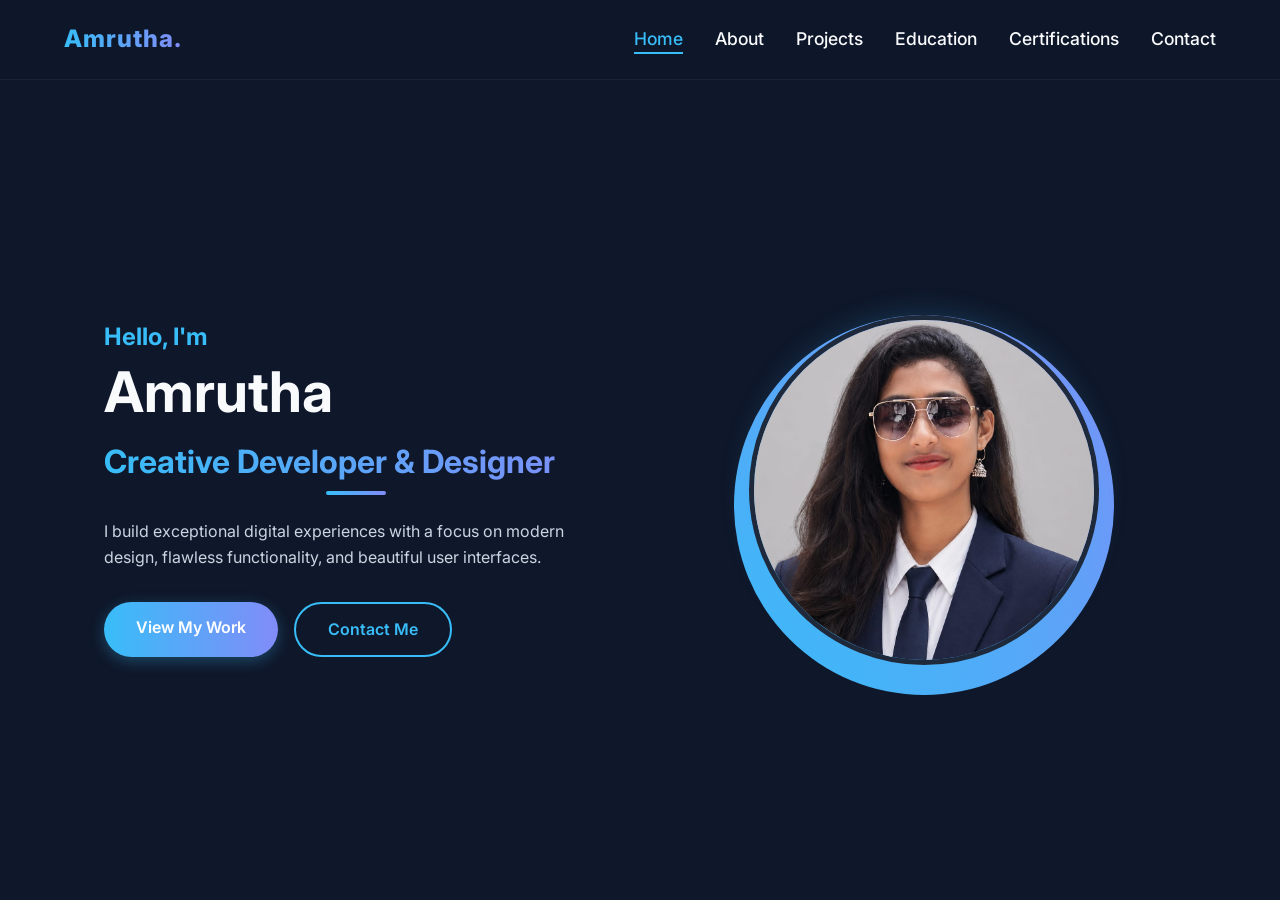
<file: index.html>
<!DOCTYPE html>
<html lang="en">
<head>
  <meta charset="UTF-8">
  <meta name="viewport" content="width=device-width, initial-scale=1.0">
  <title>Amrutha - Professional Portfolio</title>
  <meta name="description" content="Professional portfolio of Amrutha, showcasing projects, skills, and experience.">
  <link href="https://fonts.googleapis.com/css2?family=Inter:wght@300;400;500;600;700;800&display=swap" rel="stylesheet">
  <link rel="stylesheet" href="css/style.css">
</head>
<body>

  <!-- Navigation -->
  <header>
    <div class="logo text-gradient">Amrutha.</div>
    <nav>
      <ul class="nav-links">
        <li><a href="index.html">Home</a></li>
        <li><a href="about.html">About</a></li>
        <li><a href="projects.html">Projects</a></li>
        <li><a href="education.html">Education</a></li>
        <li><a href="certifications.html">Certifications</a></li>
        <li><a href="contact.html">Contact</a></li>
      </ul>
    </nav>
    <button class="hamburger">☰</button>
  </header>

  <!-- Main Content -->
  <main>
    <section class="container hero">
      <div class="hero-content animate-on-scroll">
        <h3>Hello, I'm</h3>
        <h1>Amrutha</h1>
        <h2 class="text-gradient" style="text-align: left; font-size: 2rem; margin-bottom: 1.5rem;">Creative Developer & Designer</h2>
        <p>I build exceptional digital experiences with a focus on modern design, flawless functionality, and beautiful user interfaces.</p>
        <div class="hero-buttons">
          <a href="projects.html" class="btn btn-primary">View My Work</a>
          <a href="contact.html" class="btn btn-outline">Contact Me</a>
        </div>
      </div>
      <div class="hero-image animate-on-scroll">
        <!-- Using the provided photo.jpeg -->
        <img src="photo.jpeg" alt="Amrutha's Photo">
      </div>
    </section>
  </main>

  <script src="js/main.js"></script>
</body>
</html>
</file>
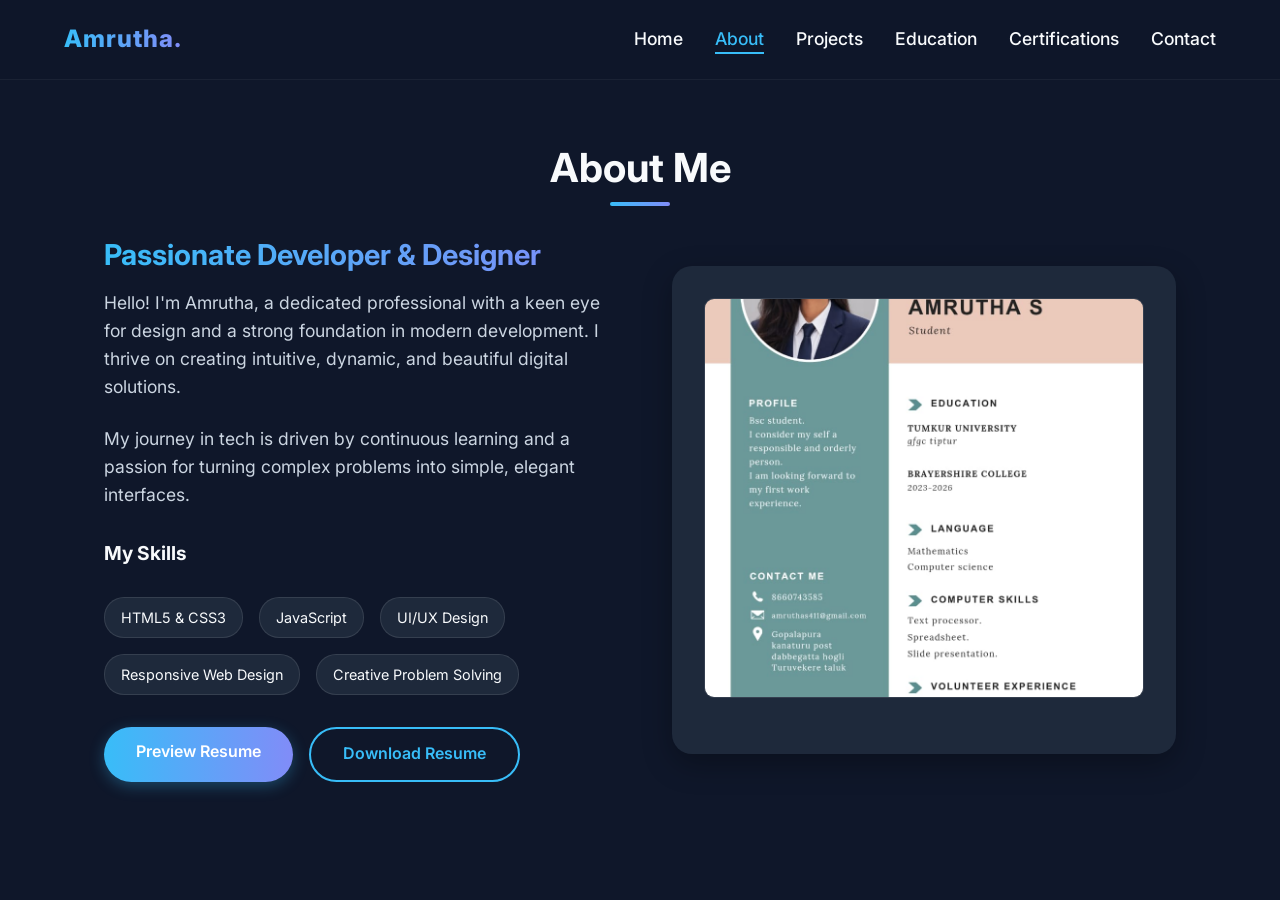
<file: about.html>
<!DOCTYPE html>
<html lang="en">
<head>
  <meta charset="UTF-8">
  <meta name="viewport" content="width=device-width, initial-scale=1.0">
  <title>About - Amrutha</title>
  <meta name="description" content="About Amrutha - Skills and Resume">
  <link href="https://fonts.googleapis.com/css2?family=Inter:wght@300;400;500;600;700;800&display=swap" rel="stylesheet">
  <link rel="stylesheet" href="css/style.css">
</head>
<body>

  <!-- Navigation -->
  <header>
    <div class="logo text-gradient">Amrutha.</div>
    <nav>
      <ul class="nav-links">
        <li><a href="index.html">Home</a></li>
        <li><a href="about.html">About</a></li>
        <li><a href="projects.html">Projects</a></li>
        <li><a href="education.html">Education</a></li>
        <li><a href="certifications.html">Certifications</a></li>
        <li><a href="contact.html">Contact</a></li>
      </ul>
    </nav>
    <button class="hamburger">☰</button>
  </header>

  <!-- Main Content -->
  <main>
    <section class="container animate-on-scroll">
      <h2>About Me</h2>
      <div class="about-grid">
        <div class="about-text">
          <h3 class="text-gradient" style="font-size: 1.8rem; margin-bottom: 1rem;">Passionate Developer & Designer</h3>
          <p>Hello! I'm Amrutha, a dedicated professional with a keen eye for design and a strong foundation in modern development. I thrive on creating intuitive, dynamic, and beautiful digital solutions.</p>
          <p>My journey in tech is driven by continuous learning and a passion for turning complex problems into simple, elegant interfaces.</p>
          
          <h4 style="margin-top: 2rem; font-size: 1.2rem;">My Skills</h4>
          <div class="skills">
            <span class="skill-tag">HTML5 & CSS3</span>
            <span class="skill-tag">JavaScript</span>
            <span class="skill-tag">UI/UX Design</span>
            <span class="skill-tag">Responsive Web Design</span>
            <span class="skill-tag">Creative Problem Solving</span>
          </div>
          
          <div style="margin-top: 2rem; display: flex; gap: 1rem;">
            <a href="#" id="view-resume-btn" class="btn btn-primary">Preview Resume</a>
            <a href="resume.jpeg" download="Amrutha_Resume" class="btn btn-outline">Download Resume</a>
          </div>
        </div>
        
        <div class="resume-preview">
          <img src="resume.jpeg" alt="Resume Preview">
        </div>
      </div>
    </section>
  </main>

  <!-- Resume Modal -->
  <div id="resume-modal" class="modal">
    <span class="close-modal">&times;</span>
    <img src="resume.jpeg" class="modal-content" alt="Resume Full View">
  </div>

  <script src="js/main.js"></script>
</body>
</html>
</file>
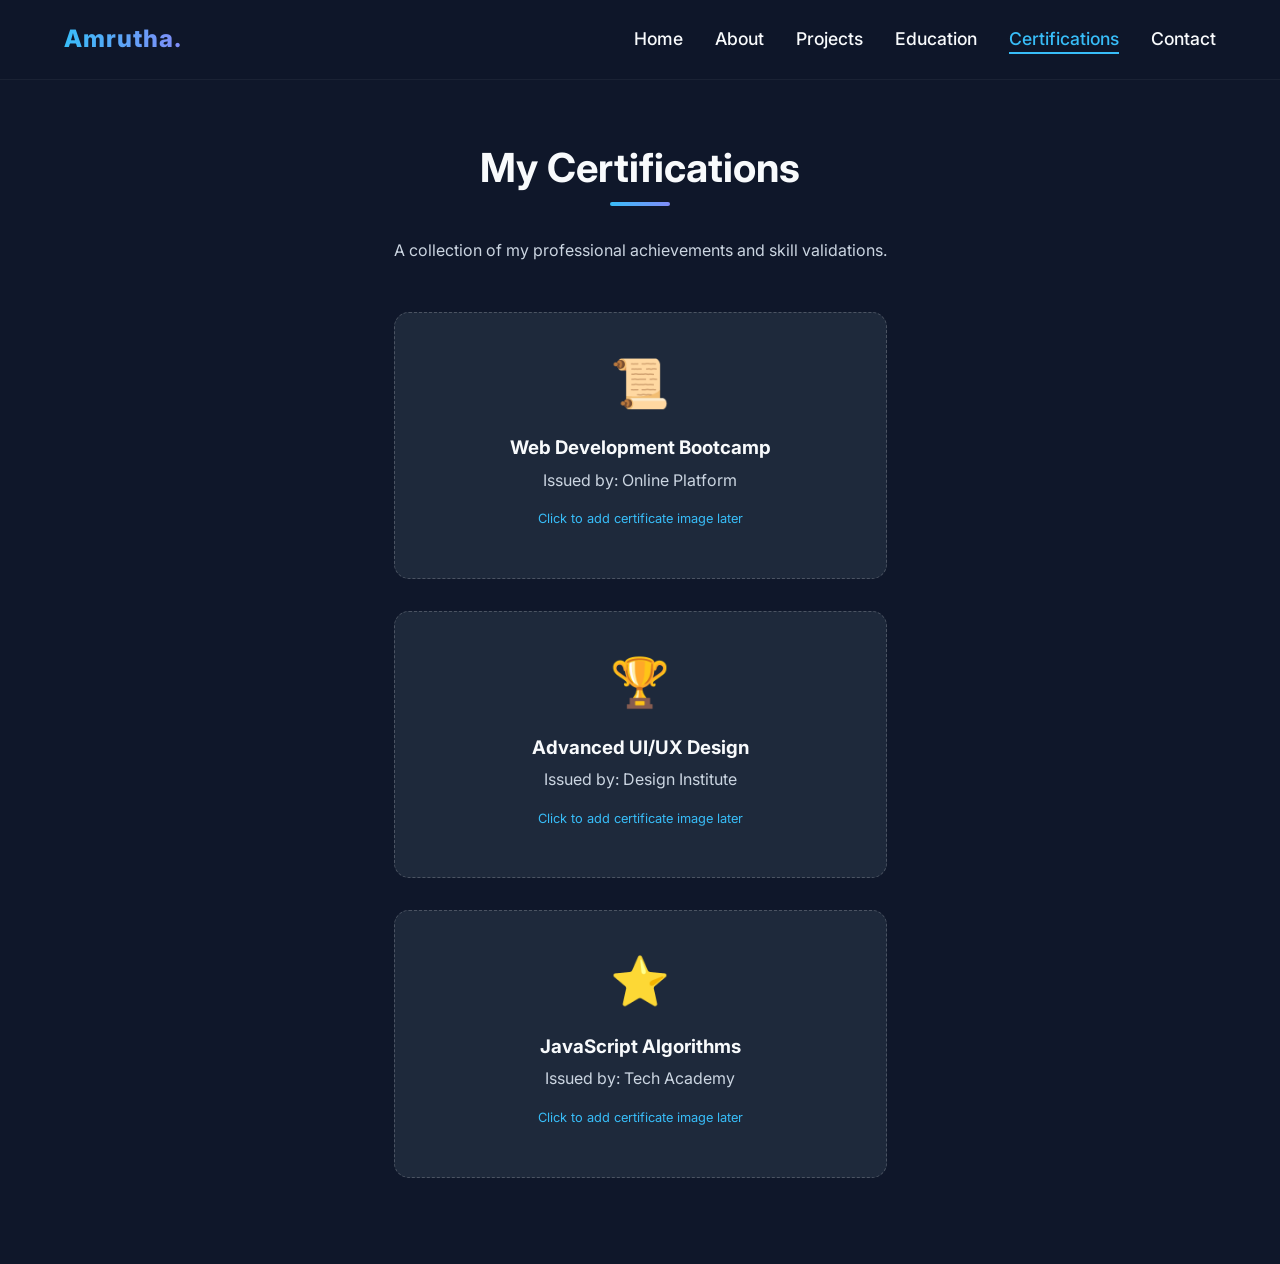
<file: certifications.html>
<!DOCTYPE html>
<html lang="en">
<head>
  <meta charset="UTF-8">
  <meta name="viewport" content="width=device-width, initial-scale=1.0">
  <title>Certifications - Amrutha</title>
  <meta name="description" content="Certifications and Achievements">
  <link href="https://fonts.googleapis.com/css2?family=Inter:wght@300;400;500;600;700;800&display=swap" rel="stylesheet">
  <link rel="stylesheet" href="css/style.css">
</head>
<body>

  <!-- Navigation -->
  <header>
    <div class="logo text-gradient">Amrutha.</div>
    <nav>
      <ul class="nav-links">
        <li><a href="index.html">Home</a></li>
        <li><a href="about.html">About</a></li>
        <li><a href="projects.html">Projects</a></li>
        <li><a href="education.html">Education</a></li>
        <li><a href="certifications.html">Certifications</a></li>
        <li><a href="contact.html">Contact</a></li>
      </ul>
    </nav>
    <button class="hamburger">☰</button>
  </header>

  <!-- Main Content -->
  <main>
    <section class="container animate-on-scroll">
      <h2>My Certifications</h2>
      <p style="text-align: center; margin-bottom: 3rem;">A collection of my professional achievements and skill validations.</p>
      
      <div class="certifications-grid">
        <!-- Placeholder Certificate 1 -->
        <div class="cert-card">
          <div class="cert-icon">📜</div>
          <h3 style="margin-bottom: 0.5rem;">Web Development Bootcamp</h3>
          <p>Issued by: Online Platform</p>
          <p style="font-size: 0.8rem; margin-top: 1rem; color: var(--accent-primary);">Click to add certificate image later</p>
        </div>
        
        <!-- Placeholder Certificate 2 -->
        <div class="cert-card">
          <div class="cert-icon">🏆</div>
          <h3 style="margin-bottom: 0.5rem;">Advanced UI/UX Design</h3>
          <p>Issued by: Design Institute</p>
          <p style="font-size: 0.8rem; margin-top: 1rem; color: var(--accent-primary);">Click to add certificate image later</p>
        </div>
        
        <!-- Placeholder Certificate 3 -->
        <div class="cert-card">
          <div class="cert-icon">⭐</div>
          <h3 style="margin-bottom: 0.5rem;">JavaScript Algorithms</h3>
          <p>Issued by: Tech Academy</p>
          <p style="font-size: 0.8rem; margin-top: 1rem; color: var(--accent-primary);">Click to add certificate image later</p>
        </div>
      </div>
    </section>
  </main>

  <script src="js/main.js"></script>
</body>
</html>
</file>
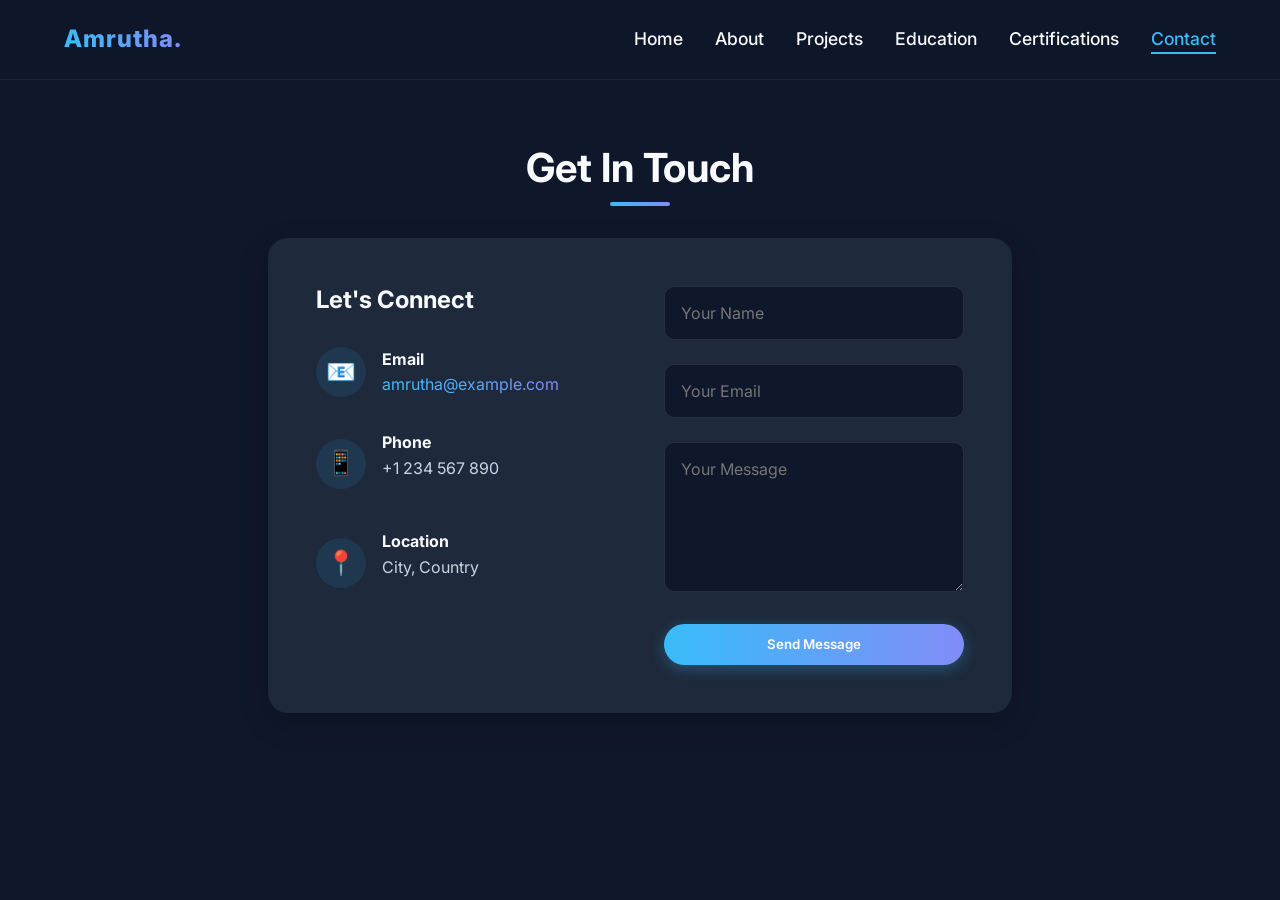
<file: contact.html>
<!DOCTYPE html>
<html lang="en">
<head>
  <meta charset="UTF-8">
  <meta name="viewport" content="width=device-width, initial-scale=1.0">
  <title>Contact - Amrutha</title>
  <meta name="description" content="Contact Amrutha">
  <link href="https://fonts.googleapis.com/css2?family=Inter:wght@300;400;500;600;700;800&display=swap" rel="stylesheet">
  <link rel="stylesheet" href="css/style.css">
</head>
<body>

  <!-- Navigation -->
  <header>
    <div class="logo text-gradient">Amrutha.</div>
    <nav>
      <ul class="nav-links">
        <li><a href="index.html">Home</a></li>
        <li><a href="about.html">About</a></li>
        <li><a href="projects.html">Projects</a></li>
        <li><a href="education.html">Education</a></li>
        <li><a href="certifications.html">Certifications</a></li>
        <li><a href="contact.html">Contact</a></li>
      </ul>
    </nav>
    <button class="hamburger">☰</button>
  </header>

  <!-- Main Content -->
  <main>
    <section class="container animate-on-scroll">
      <h2>Get In Touch</h2>
      
      <div class="contact-container">
        <div class="contact-info">
          <h3 style="margin-bottom: 2rem; font-size: 1.5rem;">Let's Connect</h3>
          
          <div class="contact-item">
            <div class="contact-icon">📧</div>
            <div>
              <p style="margin-bottom: 0; font-weight: bold; color: var(--text-primary);">Email</p>
              <!-- Mailto link functionality -->
              <a href="mailto:amrutha@example.com" class="text-gradient">amrutha@example.com</a>
            </div>
          </div>
          
          <div class="contact-item">
            <div class="contact-icon">📱</div>
            <div>
              <p style="margin-bottom: 0; font-weight: bold; color: var(--text-primary);">Phone</p>
              <p>+1 234 567 890</p>
            </div>
          </div>
          
          <div class="contact-item">
            <div class="contact-icon">📍</div>
            <div>
              <p style="margin-bottom: 0; font-weight: bold; color: var(--text-primary);">Location</p>
              <p>City, Country</p>
            </div>
          </div>
        </div>
        
        <form class="contact-form" onsubmit="event.preventDefault(); window.location.href='mailto:amrutha@example.com';">
          <div class="form-group">
            <input type="text" placeholder="Your Name" required>
          </div>
          <div class="form-group">
            <input type="email" placeholder="Your Email" required>
          </div>
          <div class="form-group">
            <textarea placeholder="Your Message" required></textarea>
          </div>
          <button type="submit" class="btn btn-primary">Send Message</button>
        </form>
      </div>
    </section>
  </main>

  <script src="js/main.js"></script>
</body>
</html>
</file>
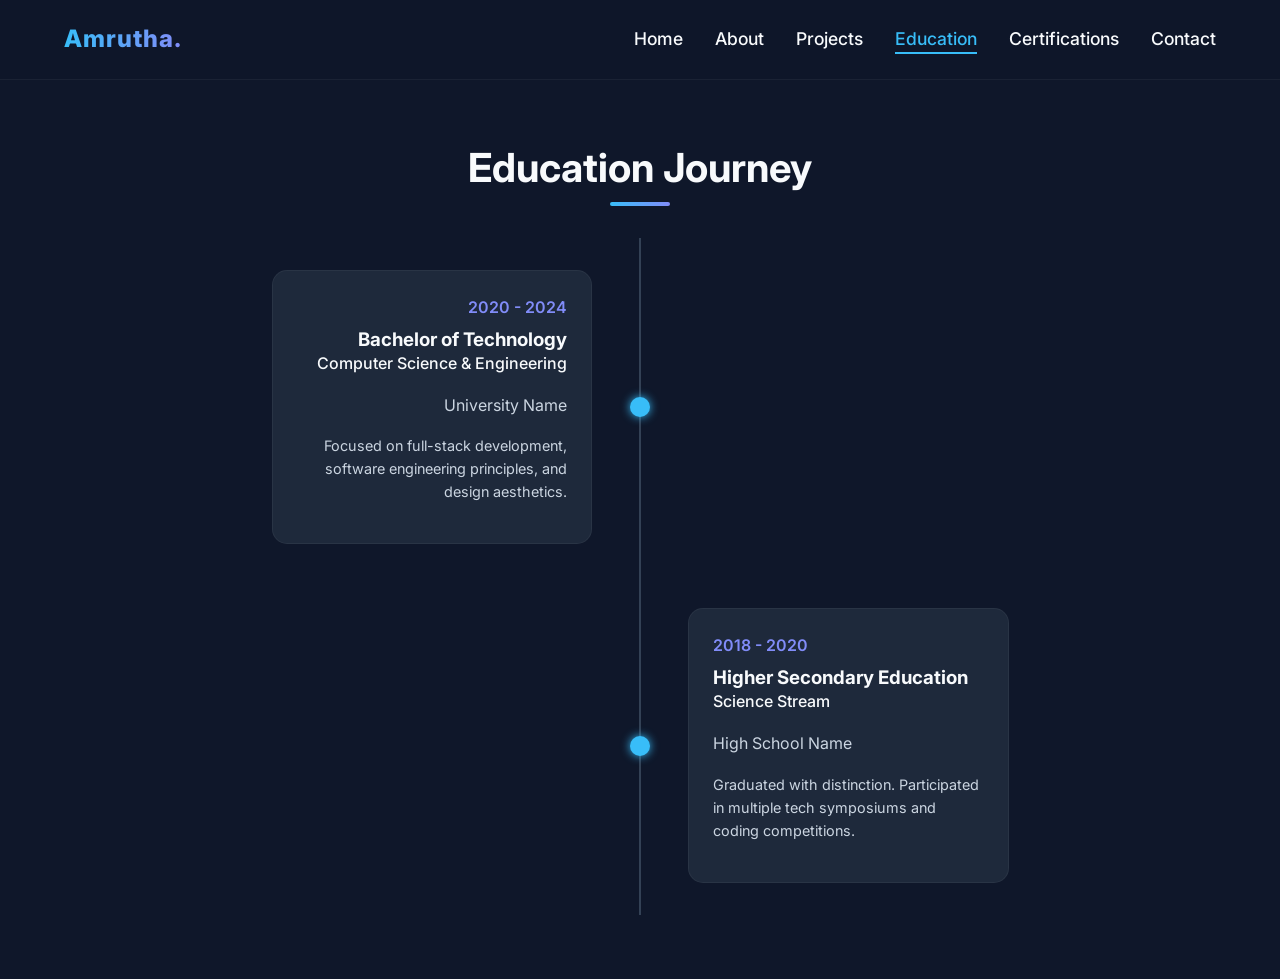
<file: education.html>
<!DOCTYPE html>
<html lang="en">
<head>
  <meta charset="UTF-8">
  <meta name="viewport" content="width=device-width, initial-scale=1.0">
  <title>Education - Amrutha</title>
  <meta name="description" content="Education history of Amrutha">
  <link href="https://fonts.googleapis.com/css2?family=Inter:wght@300;400;500;600;700;800&display=swap" rel="stylesheet">
  <link rel="stylesheet" href="css/style.css">
</head>
<body>

  <!-- Navigation -->
  <header>
    <div class="logo text-gradient">Amrutha.</div>
    <nav>
      <ul class="nav-links">
        <li><a href="index.html">Home</a></li>
        <li><a href="about.html">About</a></li>
        <li><a href="projects.html">Projects</a></li>
        <li><a href="education.html">Education</a></li>
        <li><a href="certifications.html">Certifications</a></li>
        <li><a href="contact.html">Contact</a></li>
      </ul>
    </nav>
    <button class="hamburger">☰</button>
  </header>

  <!-- Main Content -->
  <main>
    <section class="container animate-on-scroll">
      <h2>Education Journey</h2>
      
      <div class="timeline">
        <!-- Item 1 -->
        <div class="timeline-item">
          <div class="timeline-dot"></div>
          <div class="timeline-content">
            <div class="timeline-date">2020 - 2024</div>
            <h3>Bachelor of Technology</h3>
            <p style="color: var(--text-primary); font-weight: 500;">Computer Science & Engineering</p>
            <p>University Name</p>
            <p style="font-size: 0.9rem; margin-top: 0.5rem;">Focused on full-stack development, software engineering principles, and design aesthetics.</p>
          </div>
        </div>
        
        <!-- Item 2 -->
        <div class="timeline-item">
          <div class="timeline-dot"></div>
          <div class="timeline-content">
            <div class="timeline-date">2018 - 2020</div>
            <h3>Higher Secondary Education</h3>
            <p style="color: var(--text-primary); font-weight: 500;">Science Stream</p>
            <p>High School Name</p>
            <p style="font-size: 0.9rem; margin-top: 0.5rem;">Graduated with distinction. Participated in multiple tech symposiums and coding competitions.</p>
          </div>
        </div>
      </div>
    </section>
  </main>

  <script src="js/main.js"></script>
</body>
</html>
</file>
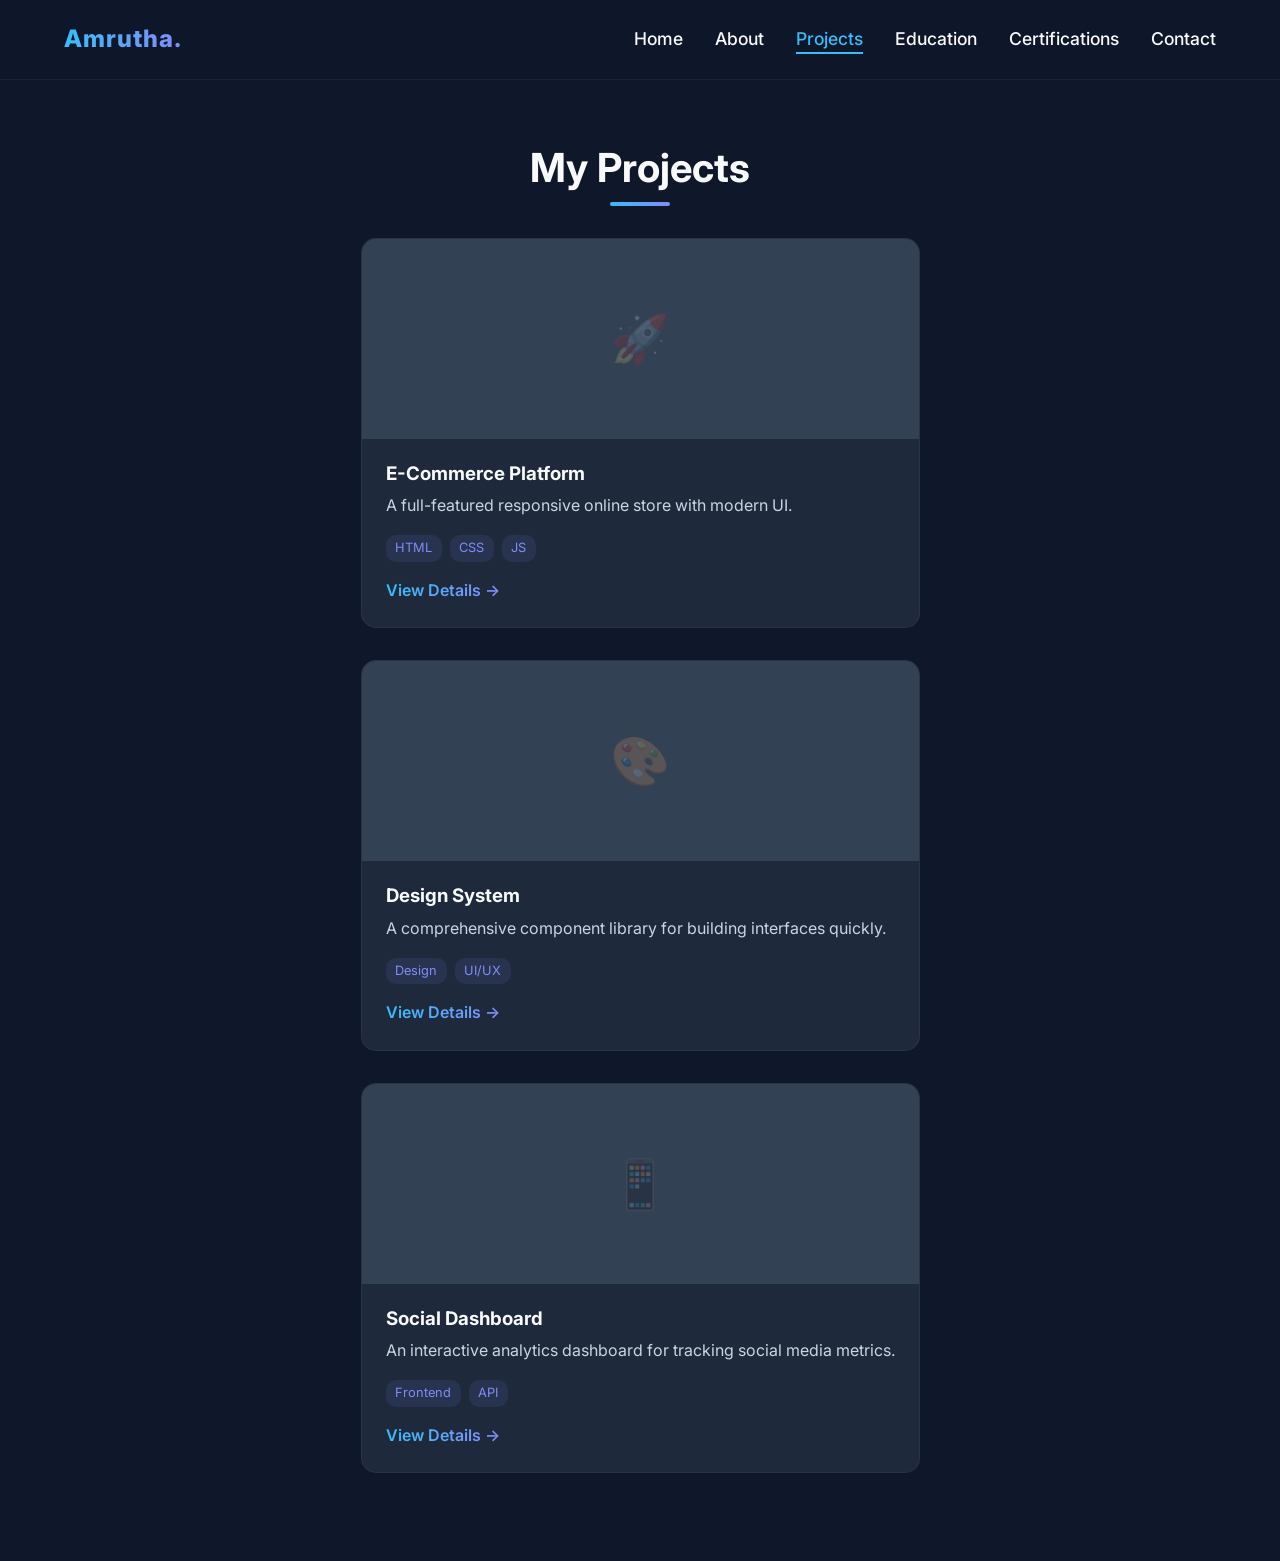
<file: projects.html>
<!DOCTYPE html>
<html lang="en">
<head>
  <meta charset="UTF-8">
  <meta name="viewport" content="width=device-width, initial-scale=1.0">
  <title>Projects - Amrutha</title>
  <meta name="description" content="Projects by Amrutha">
  <link href="https://fonts.googleapis.com/css2?family=Inter:wght@300;400;500;600;700;800&display=swap" rel="stylesheet">
  <link rel="stylesheet" href="css/style.css">
</head>
<body>

  <!-- Navigation -->
  <header>
    <div class="logo text-gradient">Amrutha.</div>
    <nav>
      <ul class="nav-links">
        <li><a href="index.html">Home</a></li>
        <li><a href="about.html">About</a></li>
        <li><a href="projects.html">Projects</a></li>
        <li><a href="education.html">Education</a></li>
        <li><a href="certifications.html">Certifications</a></li>
        <li><a href="contact.html">Contact</a></li>
      </ul>
    </nav>
    <button class="hamburger">☰</button>
  </header>

  <!-- Main Content -->
  <main>
    <section class="container animate-on-scroll">
      <h2>My Projects</h2>
      
      <div class="projects-grid">
        <!-- Project 1 -->
        <div class="project-card">
          <div class="project-img">🚀</div>
          <div class="project-info">
            <h3>E-Commerce Platform</h3>
            <p>A full-featured responsive online store with modern UI.</p>
            <div class="project-tags">
              <span>HTML</span>
              <span>CSS</span>
              <span>JS</span>
            </div>
            <a href="#" class="text-gradient" style="font-weight: 600;">View Details &rarr;</a>
          </div>
        </div>
        
        <!-- Project 2 -->
        <div class="project-card">
          <div class="project-img">🎨</div>
          <div class="project-info">
            <h3>Design System</h3>
            <p>A comprehensive component library for building interfaces quickly.</p>
            <div class="project-tags">
              <span>Design</span>
              <span>UI/UX</span>
            </div>
            <a href="#" class="text-gradient" style="font-weight: 600;">View Details &rarr;</a>
          </div>
        </div>
        
        <!-- Project 3 -->
        <div class="project-card">
          <div class="project-img">📱</div>
          <div class="project-info">
            <h3>Social Dashboard</h3>
            <p>An interactive analytics dashboard for tracking social media metrics.</p>
            <div class="project-tags">
              <span>Frontend</span>
              <span>API</span>
            </div>
            <a href="#" class="text-gradient" style="font-weight: 600;">View Details &rarr;</a>
          </div>
        </div>
      </div>
    </section>
  </main>

  <script src="js/main.js"></script>
</body>
</html>
</file>
<file: css/style.css>
/* Base Variables */
:root {
  --bg-color: #0f172a; /* Slate 900 */
  --surface-color: #1e293b; /* Slate 800 */
  --surface-color-light: #334155; /* Slate 700 */
  --text-primary: #f8fafc; /* Slate 50 */
  --text-secondary: #cbd5e1; /* Slate 300 */
  --accent-primary: #38bdf8; /* Sky 400 */
  --accent-secondary: #818cf8; /* Indigo 400 */
  --nav-height: 80px;
  --transition-speed: 0.3s;
}

/* Reset & Global */
* {
  margin: 0;
  padding: 0;
  box-sizing: border-box;
  font-family: 'Inter', sans-serif;
}

body {
  background-color: var(--bg-color);
  color: var(--text-primary);
  line-height: 1.6;
  overflow-x: hidden;
  font-size: 16px;
}

a {
  text-decoration: none;
  color: inherit;
  transition: color var(--transition-speed);
}

ul {
  list-style: none;
}

img {
  max-width: 100%;
  display: block;
}

/* Typography */
h1, h2, h3, h4 {
  font-weight: 700;
  line-height: 1.2;
}

h1 {
  font-size: 3.5rem;
  margin-bottom: 1rem;
}

h2 {
  font-size: 2.5rem;
  margin-bottom: 2rem;
  text-align: center;
  position: relative;
}

h2::after {
  content: '';
  display: block;
  width: 60px;
  height: 4px;
  background: linear-gradient(90deg, var(--accent-primary), var(--accent-secondary));
  margin: 10px auto 0;
  border-radius: 2px;
}

.text-gradient {
  background: linear-gradient(90deg, var(--accent-primary), var(--accent-secondary));
  -webkit-background-clip: text;
  -webkit-text-fill-color: transparent;
  background-clip: text;
  color: transparent;
}

p {
  color: var(--text-secondary);
  margin-bottom: 1rem;
}

/* Navigation */
header {
  position: fixed;
  top: 0;
  left: 0;
  width: 100%;
  height: var(--nav-height);
  display: flex;
  justify-content: space-between;
  align-items: center;
  padding: 0 5%;
  background: rgba(15, 23, 42, 0.85);
  backdrop-filter: blur(10px);
  -webkit-backdrop-filter: blur(10px);
  z-index: 1000;
  border-bottom: 1px solid rgba(255, 255, 255, 0.05);
}

.logo {
  font-size: 1.5rem;
  font-weight: 800;
  letter-spacing: 1px;
}

.nav-links {
  display: flex;
  gap: 2rem;
}

.nav-links a {
  font-weight: 500;
  font-size: 1.1rem;
  position: relative;
}

.nav-links a::after {
  content: '';
  position: absolute;
  width: 0;
  height: 2px;
  bottom: -5px;
  left: 0;
  background-color: var(--accent-primary);
  transition: width var(--transition-speed);
}

.nav-links a:hover::after,
.nav-links a.active::after {
  width: 100%;
}

.nav-links a:hover,
.nav-links a.active {
  color: var(--accent-primary);
}

.hamburger {
  display: none;
  cursor: pointer;
  background: none;
  border: none;
  color: var(--text-primary);
  font-size: 1.5rem;
}

/* Main Container */
main {
  padding-top: var(--nav-height);
  min-height: 100vh;
  display: flex;
  flex-direction: column;
}

.container {
  max-width: 1200px;
  margin: 0 auto;
  padding: 4rem 5%;
}

/* Buttons */
.btn {
  display: inline-block;
  padding: 0.8rem 2rem;
  border-radius: 30px;
  font-weight: 600;
  cursor: pointer;
  transition: all var(--transition-speed);
  border: none;
  text-align: center;
}

.btn-primary {
  background: linear-gradient(90deg, var(--accent-primary), var(--accent-secondary));
  color: #fff;
  box-shadow: 0 4px 15px rgba(56, 189, 248, 0.3);
}

.btn-primary:hover {
  transform: translateY(-3px);
  box-shadow: 0 6px 20px rgba(56, 189, 248, 0.5);
  color: #fff;
}

.btn-outline {
  background: transparent;
  border: 2px solid var(--accent-primary);
  color: var(--accent-primary);
}

.btn-outline:hover {
  background: var(--accent-primary);
  color: #fff;
  transform: translateY(-3px);
}

/* Animations */
.animate-on-scroll {
  opacity: 0;
  transform: translateY(30px);
  transition: opacity 0.6s ease-out, transform 0.6s ease-out;
}

.animate-on-scroll.visible {
  opacity: 1;
  transform: translateY(0);
}

/* Hero Section (Home) */
.hero {
  flex: 1;
  display: flex;
  align-items: center;
  justify-content: space-between;
  gap: 4rem;
  padding: 2rem 5%;
  min-height: calc(100vh - var(--nav-height));
}

.hero-content {
  flex: 1;
}

.hero-content h3 {
  font-size: 1.5rem;
  color: var(--accent-primary);
  margin-bottom: 0.5rem;
}

.hero-buttons {
  margin-top: 2rem;
  display: flex;
  gap: 1rem;
}

.hero-image {
  flex: 1;
  display: flex;
  justify-content: center;
  position: relative;
}

.hero-image img {
  width: 350px;
  height: 350px;
  object-fit: cover;
  border-radius: 50%;
  border: 5px solid var(--surface-color);
  box-shadow: 0 0 30px rgba(56, 189, 248, 0.2);
  position: relative;
  z-index: 2;
  transition: transform 0.5s ease;
}

.hero-image::before {
  content: '';
  position: absolute;
  width: 380px;
  height: 380px;
  background: linear-gradient(45deg, var(--accent-primary), var(--accent-secondary));
  border-radius: 50%;
  z-index: 1;
  animation: pulse 3s infinite alternate;
}

@keyframes pulse {
  0% { transform: scale(0.95); opacity: 0.7; }
  100% { transform: scale(1.05); opacity: 1; }
}

.hero-image:hover img {
  transform: scale(1.05);
}


/* About Section */
.about-grid {
  display: grid;
  grid-template-columns: 1fr 1fr;
  gap: 4rem;
  align-items: center;
}

.about-text p {
  font-size: 1.1rem;
  margin-bottom: 1.5rem;
}

.skills {
  display: flex;
  flex-wrap: wrap;
  gap: 1rem;
  margin-top: 2rem;
  margin-bottom: 2rem;
}

.skill-tag {
  background: var(--surface-color);
  padding: 0.5rem 1rem;
  border-radius: 20px;
  font-size: 0.9rem;
  border: 1px solid rgba(255,255,255,0.1);
  transition: border-color var(--transition-speed);
}

.skill-tag:hover {
  border-color: var(--accent-primary);
  color: var(--accent-primary);
}

.resume-preview {
  background: var(--surface-color);
  padding: 2rem;
  border-radius: 20px;
  text-align: center;
  box-shadow: 0 10px 30px rgba(0,0,0,0.3);
}

.resume-preview img {
  border-radius: 10px;
  margin-bottom: 1.5rem;
  max-height: 400px;
  object-fit: cover;
  width: 100%;
  border: 1px solid rgba(255,255,255,0.1);
}

/* Projects Section */
.projects-grid {
  display: grid;
  grid-template-columns: repeat(auto-fit, minmax(300px, 1fr));
  gap: 2rem;
}

.project-card {
  background: var(--surface-color);
  border-radius: 15px;
  overflow: hidden;
  transition: transform var(--transition-speed), box-shadow var(--transition-speed);
  border: 1px solid rgba(255,255,255,0.05);
}

.project-card:hover {
  transform: translateY(-10px);
  box-shadow: 0 15px 30px rgba(0,0,0,0.5);
  border-color: rgba(56, 189, 248, 0.3);
}

.project-img {
  width: 100%;
  height: 200px;
  background: var(--surface-color-light);
  display: flex;
  align-items: center;
  justify-content: center;
  font-size: 3rem;
  color: rgba(255,255,255,0.2);
}

.project-info {
  padding: 1.5rem;
}

.project-info h3 {
  margin-bottom: 0.5rem;
}

.project-tags {
  display: flex;
  gap: 0.5rem;
  margin: 1rem 0;
  flex-wrap: wrap;
}

.project-tags span {
  font-size: 0.8rem;
  color: var(--accent-secondary);
  background: rgba(129, 140, 248, 0.1);
  padding: 0.2rem 0.6rem;
  border-radius: 10px;
}

/* Education Section */
.timeline {
  position: relative;
  max-width: 800px;
  margin: 0 auto;
}

.timeline::before {
  content: '';
  position: absolute;
  width: 2px;
  background: var(--surface-color-light);
  top: 0;
  bottom: 0;
  left: 50%;
  transform: translateX(-50%);
}

.timeline-item {
  padding: 2rem 0;
  position: relative;
  width: 50%;
}

.timeline-item:nth-child(odd) {
  left: 0;
  padding-right: 3rem;
  text-align: right;
}

.timeline-item:nth-child(even) {
  left: 50%;
  padding-left: 3rem;
}

.timeline-dot {
  position: absolute;
  width: 20px;
  height: 20px;
  background: var(--accent-primary);
  border-radius: 50%;
  top: 50%;
  transform: translateY(-50%);
  box-shadow: 0 0 10px var(--accent-primary);
}

.timeline-item:nth-child(odd) .timeline-dot {
  right: -10px;
}

.timeline-item:nth-child(even) .timeline-dot {
  left: -10px;
}

.timeline-content {
  background: var(--surface-color);
  padding: 1.5rem;
  border-radius: 15px;
  border: 1px solid rgba(255,255,255,0.05);
  transition: transform var(--transition-speed);
}

.timeline-content:hover {
  transform: translateY(-5px);
  border-color: rgba(56, 189, 248, 0.3);
}

.timeline-date {
  color: var(--accent-secondary);
  font-weight: 600;
  margin-bottom: 0.5rem;
}

/* Certifications Section */
.certifications-grid {
  display: grid;
  grid-template-columns: repeat(auto-fit, minmax(280px, 1fr));
  gap: 2rem;
}

.cert-card {
  background: var(--surface-color);
  padding: 2rem;
  border-radius: 15px;
  text-align: center;
  border: 1px dashed rgba(255,255,255,0.2);
  transition: all var(--transition-speed);
  cursor: pointer;
}

.cert-card:hover {
  border-color: var(--accent-primary);
  background: rgba(56, 189, 248, 0.05);
  transform: translateY(-5px);
}

.cert-icon {
  font-size: 3rem;
  color: var(--text-secondary);
  margin-bottom: 1rem;
}

.cert-card:hover .cert-icon {
  color: var(--accent-primary);
}

/* Contact Section */
.contact-container {
  display: flex;
  flex-wrap: wrap;
  gap: 3rem;
  background: var(--surface-color);
  padding: 3rem;
  border-radius: 20px;
  box-shadow: 0 10px 30px rgba(0,0,0,0.2);
}

.contact-info {
  flex: 1;
  min-width: 300px;
}

.contact-item {
  display: flex;
  align-items: center;
  gap: 1rem;
  margin-bottom: 2rem;
}

.contact-icon {
  width: 50px;
  height: 50px;
  background: rgba(56, 189, 248, 0.1);
  color: var(--accent-primary);
  border-radius: 50%;
  display: flex;
  align-items: center;
  justify-content: center;
  font-size: 1.5rem;
}

.contact-form {
  flex: 1;
  min-width: 300px;
  display: flex;
  flex-direction: column;
  gap: 1.5rem;
}

.form-group input,
.form-group textarea {
  width: 100%;
  padding: 1rem;
  background: var(--bg-color);
  border: 1px solid rgba(255,255,255,0.1);
  border-radius: 10px;
  color: var(--text-primary);
  font-size: 1rem;
  transition: border-color var(--transition-speed);
}

.form-group textarea {
  resize: vertical;
  min-height: 150px;
}

.form-group input:focus,
.form-group textarea:focus {
  outline: none;
  border-color: var(--accent-primary);
}

/* Footer */
footer {
  text-align: center;
  padding: 2rem;
  background: var(--surface-color);
  border-top: 1px solid rgba(255,255,255,0.05);
  margin-top: auto;
}

/* Modals */
.modal {
  display: none;
  position: fixed;
  z-index: 2000;
  left: 0;
  top: 0;
  width: 100%;
  height: 100%;
  background-color: rgba(0,0,0,0.9);
  align-items: center;
  justify-content: center;
}

.modal.active {
  display: flex;
}

.modal-content {
  max-width: 90%;
  max-height: 90vh;
  border-radius: 10px;
  box-shadow: 0 0 30px rgba(0,0,0,0.5);
  object-fit: contain;
}

.close-modal {
  position: absolute;
  top: 20px;
  right: 30px;
  color: #fff;
  font-size: 40px;
  font-weight: bold;
  cursor: pointer;
  transition: color 0.3s;
}

.close-modal:hover {
  color: var(--accent-primary);
}

/* Responsive */
@media (max-width: 900px) {
  .hero {
    flex-direction: column-reverse;
    text-align: center;
    padding-top: 6rem;
  }
  
  .hero-buttons {
    justify-content: center;
  }
  
  .about-grid {
    grid-template-columns: 1fr;
  }
  
  .timeline::before {
    left: 30px;
  }
  
  .timeline-item {
    width: 100%;
    padding-left: 70px !important;
    padding-right: 0 !important;
    text-align: left !important;
  }
  
  .timeline-item:nth-child(even),
  .timeline-item:nth-child(odd) {
    left: 0;
  }
  
  .timeline-dot {
    left: 20px !important;
    right: auto !important;
  }
}

@media (max-width: 768px) {
  .nav-links {
    position: fixed;
    top: var(--nav-height);
    right: -100%;
    width: 250px;
    height: calc(100vh - var(--nav-height));
    background: var(--surface-color);
    flex-direction: column;
    padding: 2rem;
    transition: right 0.3s ease;
    box-shadow: -5px 0 15px rgba(0,0,0,0.3);
  }
  
  .nav-links.active {
    right: 0;
  }
  
  .hamburger {
    display: block;
  }
  
  h1 { font-size: 2.5rem; }
  h2 { font-size: 2rem; }
  
  .hero-image img, .hero-image::before {
    width: 280px;
    height: 280px;
  }
}
</file>
